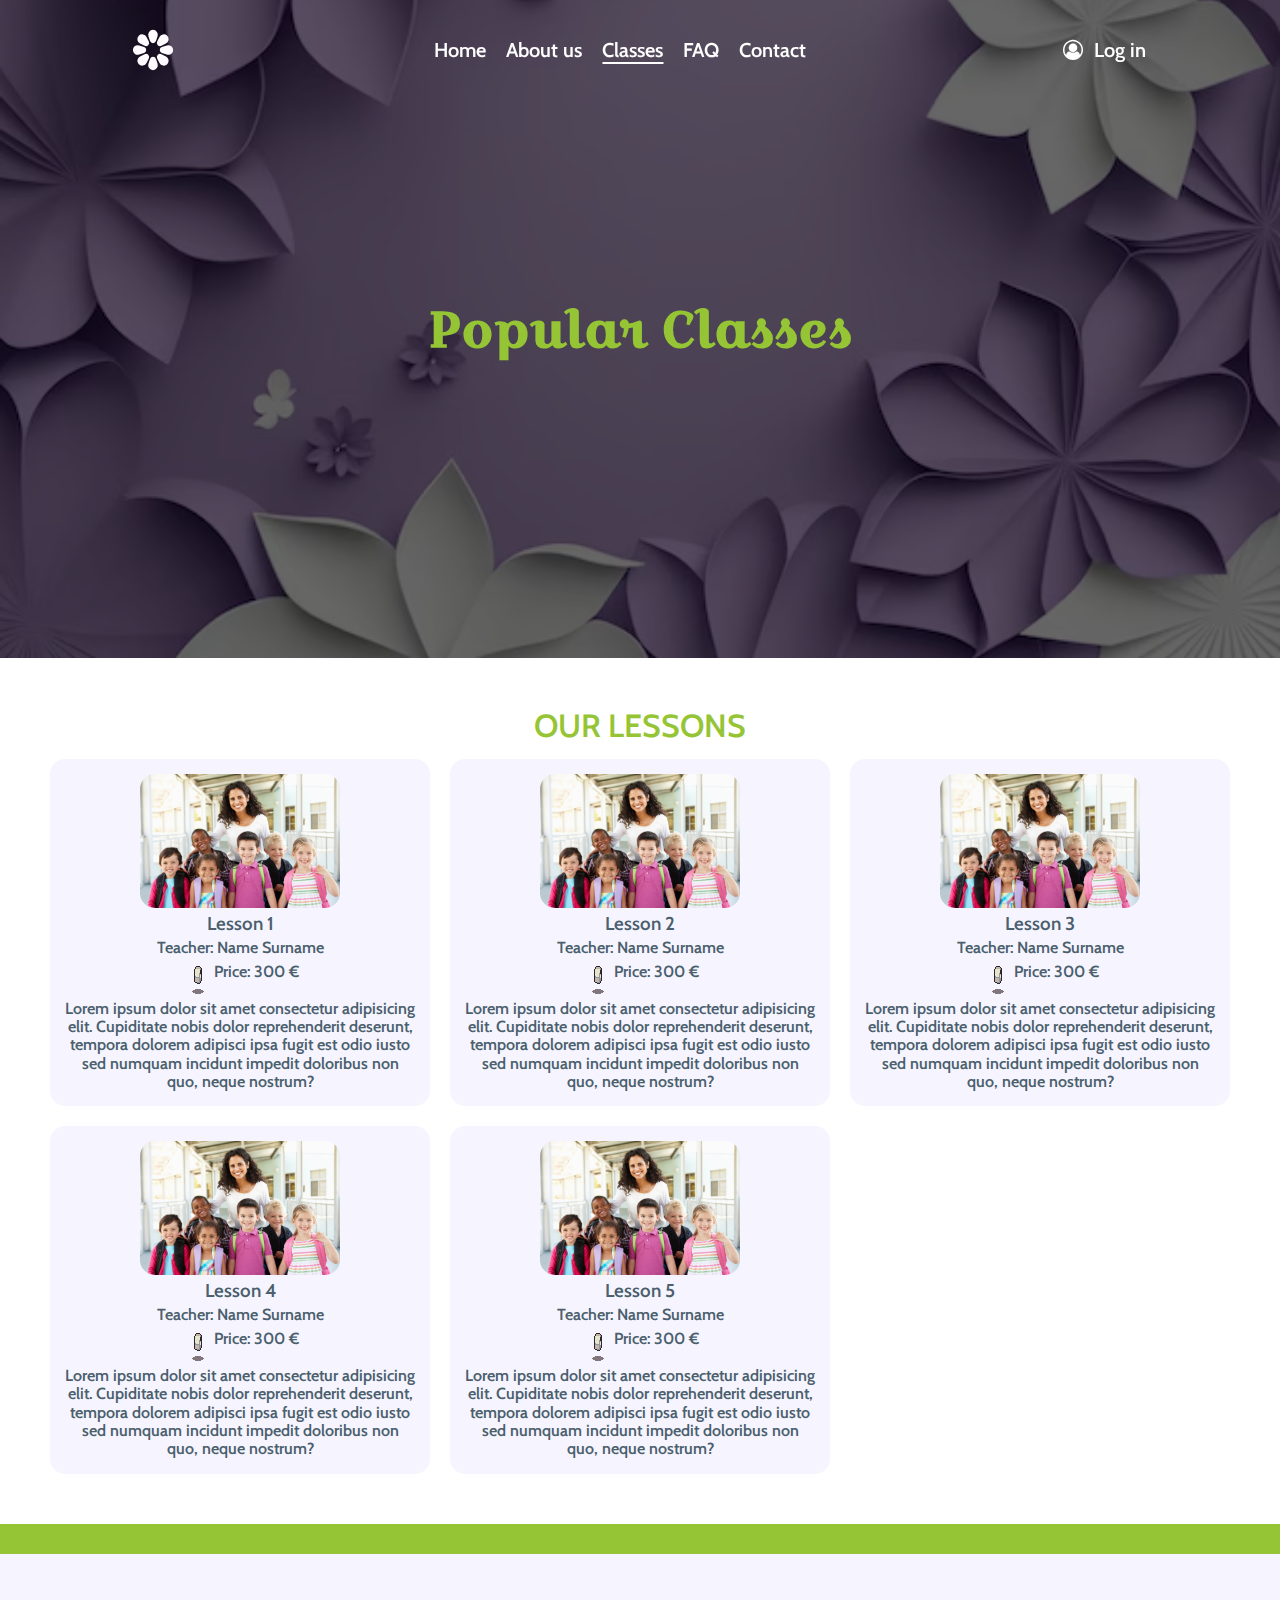
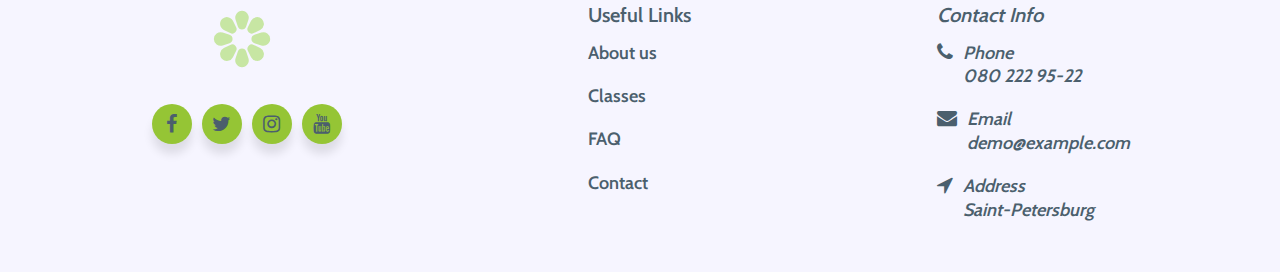
<file: classes.html>
<!DOCTYPE html>
<html lang="en">
  <head>
    <meta charset="UTF-8" />
    <meta http-equiv="X-UA-Compatible" content="IE=edge" />
    <meta name="viewport" content="width=device-width, initial-scale=1.0" />
    <title>Classes</title>

    <link
      rel="apple-touch-icon"
      sizes="180x180"
      href="./image/favicon_package_v0.16/apple-touch-icon.png"
    />
    <link
      rel="icon"
      type="image/png"
      sizes="32x32"
      href="./image/favicon_package_v0.16/favicon-32x32.png"
    />
    <link
      rel="icon"
      type="image/png"
      sizes="16x16"
      href="./image/favicon_package_v0.16/favicon-16x16.png"
    />
    <link
      rel="manifest"
      href="./image/favicon_package_v0.16/site.webmanifest"
    />
    <link
      rel="mask-icon"
      href="./image/favicon_package_v0.16/safari-pinned-tab.svg"
      color="#95c535"
    />
    <meta name="msapplication-TileColor" content="#95c535" />
    <meta name="theme-color" content="#95c535" />

    <link rel="stylesheet" href="./fonts/fonts.css" />
    <link rel="stylesheet" href="./style/global.css" />
    <link rel="stylesheet" href="./style/style_com.css" />
    <link rel="stylesheet" href="./style/classes.css" />
  </head>
  <body>
    <header class="header">
      <a class="header__logo" href="#">
        <img src="./image/logo.svg" alt="FunLearn logo" />
      </a>
      <input type="checkbox" name="menu" id="menu" />
      <label for="menu"><i class="font-accent icon-bar"></i></label>
      <nav class="header__menu">
        <ul class="header__list">
          <li>
            <a href="./index.html">Home</a>
          </li>
          <li>
            <a href="./about.html">About us</a>
          </li>
          <li class="header__list-choose">
            <a href="#">Classes</a>
          </li>
          <li>
            <a href="./faq.html">FAQ</a>
          </li>
          <li>
            <a href="./contacts.html">Contact</a>
          </li>
        </ul>
      </nav>
      <div class="header__login">
        <i class="font-accent user-circle-white" aria-hidden="true"></i>
        <button class="btn-reset">Log in</button>
      </div>
    </header>
    <main>
      <section class="second__intro" id="top">
        <div class="overlay"></div>
        <div>
          <h1>Popular Classes</h1>
        </div>
      </section>

      <section class="classes">
        <h2>Our lessons</h2>
        <div class="classes__cards">
          <div class="card-class">
            <img src="./image/start-preschool.jpg" alt="Lesson 1" />
            <h3>Lesson 1</h3>
            <p>Teacher: Name Surname</p>
            <div class="price">
              <div class="coin"></div>
              <span>Price: 300 &euro;</span>
            </div>
            <p>
              Lorem ipsum dolor sit amet consectetur adipisicing elit.
              Cupiditate nobis dolor reprehenderit deserunt, tempora dolorem
              adipisci ipsa fugit est odio iusto sed numquam incidunt impedit
              doloribus non quo, neque nostrum?
            </p>
          </div>

          <div class="card-class">
            <img src="./image/start-preschool.jpg" alt="Lesson 2" />
            <h3>Lesson 2</h3>
            <p>Teacher: Name Surname</p>
            <div class="price">
              <div class="coin"></div>
              <span>Price: 300 &euro;</span>
            </div>
            <p>
              Lorem ipsum dolor sit amet consectetur adipisicing elit. Cupiditate
              nobis dolor reprehenderit deserunt, tempora dolorem adipisci ipsa
              fugit est odio iusto sed numquam incidunt impedit doloribus non quo,
              neque nostrum?
            </p>
          </div>

          <div class="card-class">
            <img src="./image/start-preschool.jpg" alt="Lesson 3" />
            <h3>Lesson 3</h3>
            <p>Teacher: Name Surname</p>
            <div class="price">
              <div class="coin"></div>
              <span>Price: 300 &euro;</span>
            </div>
            <p>
              Lorem ipsum dolor sit amet consectetur adipisicing elit. Cupiditate
              nobis dolor reprehenderit deserunt, tempora dolorem adipisci ipsa
              fugit est odio iusto sed numquam incidunt impedit doloribus non quo,
              neque nostrum?
            </p>
          </div>

          <div class="card-class">
            <img src="./image/start-preschool.jpg" alt="Lesson 4" />
            <h3>Lesson 4</h3>
            <p>Teacher: Name Surname</p>
            <div class="price">
              <div class="coin"></div>
              <span>Price: 300 &euro;</span>
            </div>
            <p>
              Lorem ipsum dolor sit amet consectetur adipisicing elit. Cupiditate
              nobis dolor reprehenderit deserunt, tempora dolorem adipisci ipsa
              fugit est odio iusto sed numquam incidunt impedit doloribus non quo,
              neque nostrum?
            </p>
          </div>

          <div class="card-class">
            <img src="./image/start-preschool.jpg" alt="Lesson 5" />
            <h3>Lesson 5</h3>
            <p>Teacher: Name Surname</p>
            <div class="price">
              <div class="coin"></div>
              <span>Price: 300 &euro;</span>
            </div>
            <p>
              Lorem ipsum dolor sit amet consectetur adipisicing elit. Cupiditate
              nobis dolor reprehenderit deserunt, tempora dolorem adipisci ipsa
              fugit est odio iusto sed numquam incidunt impedit doloribus non quo,
              neque nostrum?
            </p>
          </div>
        </div>
      </section>
      <a href="#top" class="gotopbtn"><i class="font-accent topup"></i></a>
    </main>
    <footer class="footer">
      <div class="footer__logo">
        <img src="./image/logo.svg" alt="FunLearn logo" />
        <div class="share">
          <div class="share-button">
            <a href="https://www.facebook.com" target="_blank">
              <div class="icon"><i class="font-accent fa-facebook"></i></div>
            </a>
          </div>

          <div class="share-button">
            <a href="https://x.com" target="_blank">
              <div class="icon"><i class="font-accent fa-twitter"></i></div>
            </a>
          </div>

          <div class="share-button">
            <a href="https://www.instagram.com" target="_blank">
              <div class="icon"><i class="font-accent fa-instagram"></i></div>
            </a>
          </div>

          <div class="share-button">
            <a href="https://www.youtube.com" target="_blank">
              <div class="icon"><i class="font-accent fa-youtube"></i></div>
            </a>
          </div>
        </div>
      </div>
      <nav class="footer__navigation">
        <h4>Useful Links</h4>
        <ul>
          <li>
            <a href="./about.html" class="text">About us</a>
          </li>
          <li>
            <a href="./classes.html" class="text">Classes</a>
          </li>
          <li>
            <a href="./faq.html" class="text">FAQ</a>
          </li>
          <li>
            <a href="./contacts.html" class="text">Contact</a>
          </li>
        </ul>
      </nav>
      <address class="footer__address">
        <p>Contact Info</p>
        <ul>
          <li>
            <i class="font-accent fa-phone"></i>
            <div class="text">
              Phone<br />
              <a href="tel:0802229522">080 222 95-22</a>
            </div>
          </li>
          <li>
            <i class="font-accent fa-email"></i>
            <div class="text">
              Email<br />
              <a href="mailto:demo@example.com">demo@example.com</a>
            </div>
          </li>
          <li>
            <i class="font-accent fa-location"></i>
            <div class="text">Address<br />Saint-Petersburg</div>
          </li>
        </ul>
      </address>
    </footer>

    <script src="./scripts/scripts.js"></script>
  </body>
</html>
</file>
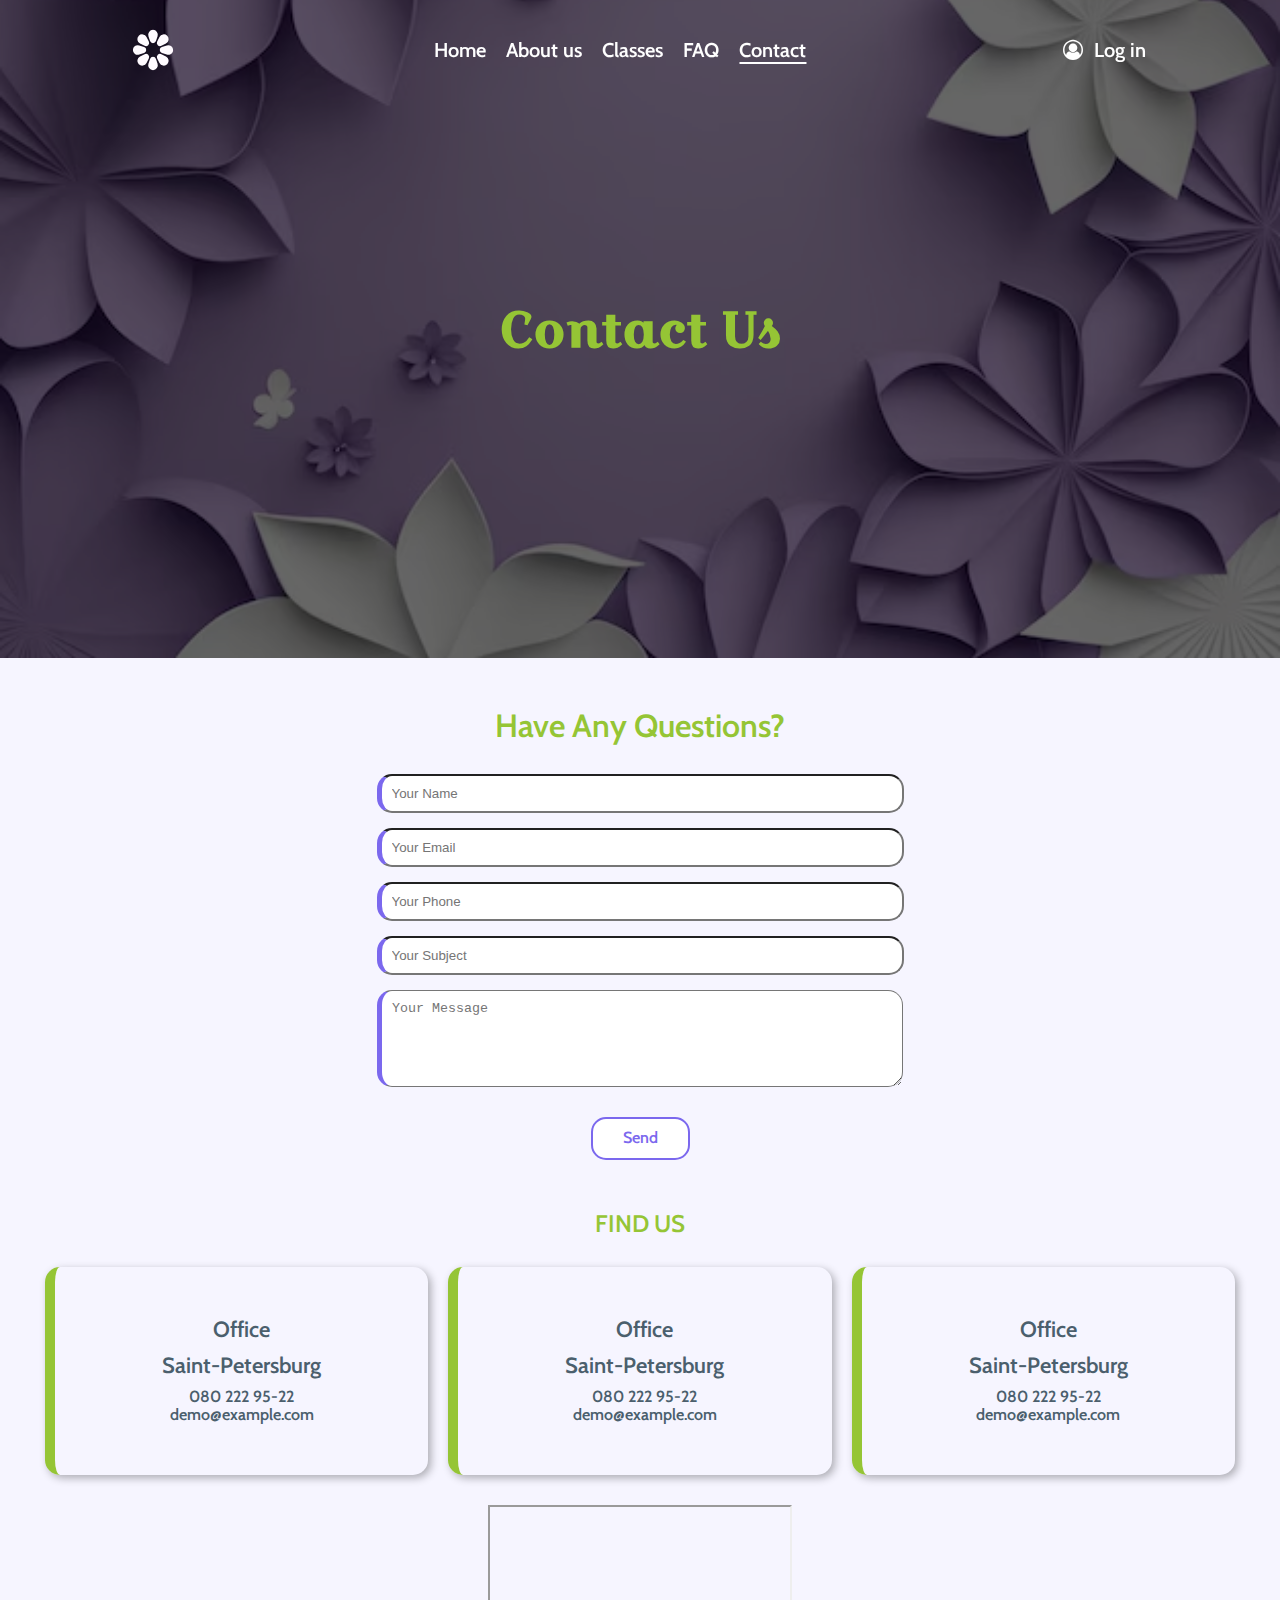
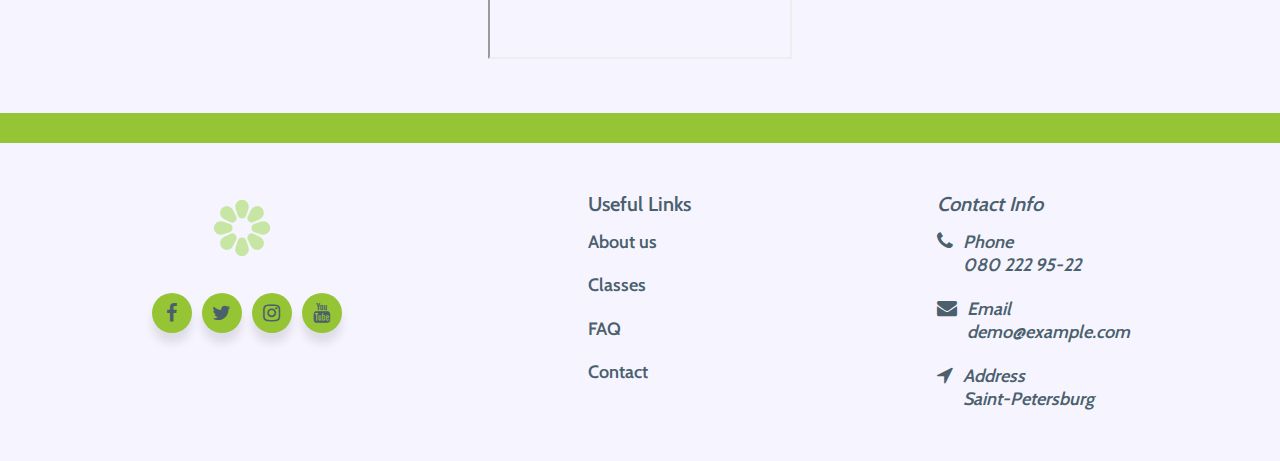
<file: contacts.html>
<!DOCTYPE html>
<html lang="en">
  <head>
    <meta charset="UTF-8" />
    <meta http-equiv="X-UA-Compatible" content="IE=edge" />
    <meta name="viewport" content="width=device-width, initial-scale=1.0" />
    <title>Contact us</title>

    <link
      rel="apple-touch-icon"
      sizes="180x180"
      href="./image/favicon_package_v0.16/apple-touch-icon.png"
    />
    <link
      rel="icon"
      type="image/png"
      sizes="32x32"
      href="./image/favicon_package_v0.16/favicon-32x32.png"
    />
    <link
      rel="icon"
      type="image/png"
      sizes="16x16"
      href="./image/favicon_package_v0.16/favicon-16x16.png"
    />
    <link
      rel="manifest"
      href="./image/favicon_package_v0.16/site.webmanifest"
    />
    <link
      rel="mask-icon"
      href="./image/favicon_package_v0.16/safari-pinned-tab.svg"
      color="#95c535"
    />
    <meta name="msapplication-TileColor" content="#95c535" />
    <meta name="theme-color" content="#95c535" />

    <link rel="stylesheet" href="./fonts/fonts.css" />
    <link rel="stylesheet" href="./style/global.css" />
    <link rel="stylesheet" href="./style/style_com.css" />
    <link rel="stylesheet" href="./style/contact.css" />
  </head>
  <body>
    <header class="header">
      <a class="header__logo" href="#">
        <img src="./image/logo.svg" alt="FunLearn logo" />
      </a>
      <input type="checkbox" name="menu" id="menu" />
      <label for="menu"><i class="font-accent icon-bar"></i></label>
      <nav class="header__menu">
        <ul class="header__list">
          <li>
            <a href="./index.html">Home</a>
          </li>
          <li>
            <a href="./about.html">About us</a>
          </li>
          <li>
            <a href="./classes.html">Classes</a>
          </li>
          <li>
            <a href="./faq.html">FAQ</a>
          </li>
          <li class="header__list-choose">
            <a href="#">Contact</a>
          </li>
        </ul>
      </nav>
      <div class="header__login">
        <i class="font-accent user-circle-white" aria-hidden="true"></i>
        <button class="btn-reset">Log in</button>
      </div>
    </header>
    <main>
      <section class="second__intro" id="top">
        <div class="overlay"></div>
        <div>
          <h1>Contact Us</h1>
        </div>
      </section>
      <section class="contact__question">
        <h2>Have Any Questions?</h2>
        <div class="question-form">
          <input
            type="text"
            name="name"
            id="name"
            class="form-control"
            placeholder="Your Name"
          />
          <input
            type="email"
            name="email"
            id="email"
            class="form-control"
            placeholder="Your Email"
          />
          <input
            type="text"
            name="phone"
            id="phone"
            class="form-control"
            placeholder="Your Phone"
          />
          <input
            type="text"
            name="subject"
            id="subject"
            class="form-control"
            placeholder="Your Subject"
          />
          <textarea
            name="message"
            id="message"
            class="form-control"
            cols="20"
            rows="5"
            placeholder="Your Message"
          ></textarea>
        </div>
        <div class="question-button">
          <div class="btn btn-white">
            <a href="mailto:demo@example.com">Send</a>
          </div>
        </div>
      </section>
      <section class="contact-address">
        <h2>Find us</h2>
        <div class="address-cards">
          <ul>
            <li>
              <span>Office</span>
              <span>Saint-Petersburg</span>
              <a href="tel:0802229522">080 222 95-22</a>
              <a href="mailto:demo@example.com">demo@example.com</a>
            </li>
            <li>
              <span>Office</span>
              <span>Saint-Petersburg</span>
              <a href="tel:0802229522">080 222 95-22</a>
              <a href="mailto:demo@example.com">demo@example.com</a>
            </li>
            <li>
              <span>Office</span>
              <span>Saint-Petersburg</span>
              <a href="tel:0802229522">080 222 95-22</a>
              <a href="mailto:demo@example.com">demo@example.com</a>
            </li>
          </ul>
        </div>
        <div class="map-container">
          <iframe
            src="https://www.google.com/maps/embed?pb=!1m18!1m12!1m3!1d511631.1368901543!2d29.435369445443566!3d59.93945747229972!2m3!1f0!2f0!3f0!3m2!1i1024!2i768!4f13.1!3m3!1m2!1s0x4696378cc74a6f9d%3A0xfa47ca5a4725c9e4!2z0KHQsNC90LrRgi3Qn9C10YLQtdGA0LHRg9GA0LMsINCg0L7RgdGB0LjRjw!5e0!3m2!1sru!2sfi!4v1718300999941!5m2!1sru!2sfi"
            allowfullscreen=""
            loading="lazy"
            referrerpolicy="no-referrer-when-downgrade"
          ></iframe>
        </div>
      </section>
      <a href="#top" class="gotopbtn"><i class="font-accent topup"></i></a>
    </main>
    <footer class="footer">
      <div class="footer__logo">
        <img src="./image/logo.svg" alt="FunLearn logo" />
        <div class="share">
          <div class="share-button">
            <a href="https://www.facebook.com" target="_blank">
              <div class="icon"><i class="font-accent fa-facebook"></i></div>
            </a>
          </div>

          <div class="share-button">
            <a href="https://x.com" target="_blank">
              <div class="icon"><i class="font-accent fa-twitter"></i></div>
            </a>
          </div>

          <div class="share-button">
            <a href="https://www.instagram.com" target="_blank">
              <div class="icon"><i class="font-accent fa-instagram"></i></div>
            </a>
          </div>

          <div class="share-button">
            <a href="https://www.youtube.com" target="_blank">
              <div class="icon"><i class="font-accent fa-youtube"></i></div>
            </a>
          </div>
        </div>
      </div>
      <nav class="footer__navigation">
        <h4>Useful Links</h4>
        <ul>
          <li>
            <a href="./about.html" class="text">About us</a>
          </li>
          <li>
            <a href="./classes.html" class="text">Classes</a>
          </li>
          <li>
            <a href="./faq.html" class="text">FAQ</a>
          </li>
          <li>
            <a href="./contacts.html" class="text">Contact</a>
          </li>
        </ul>
      </nav>
      <address class="footer__address">
        <p>Contact Info</p>
        <ul>
          <li>
            <i class="font-accent fa-phone"></i>
            <div class="text">
              Phone<br />
              <a href="tel:0802229522">080 222 95-22</a>
            </div>
          </li>
          <li>
            <i class="font-accent fa-email"></i>
            <div class="text">
              Email<br />
              <a href="mailto:demo@example.com">demo@example.com</a>
            </div>
          </li>
          <li>
            <i class="font-accent fa-location"></i>
            <div class="text">Address<br />Saint-Petersburg</div>
          </li>
        </ul>
      </address>
    </footer>

    <script src="./scripts/scripts.js"></script>
  </body>
</html>
</file>
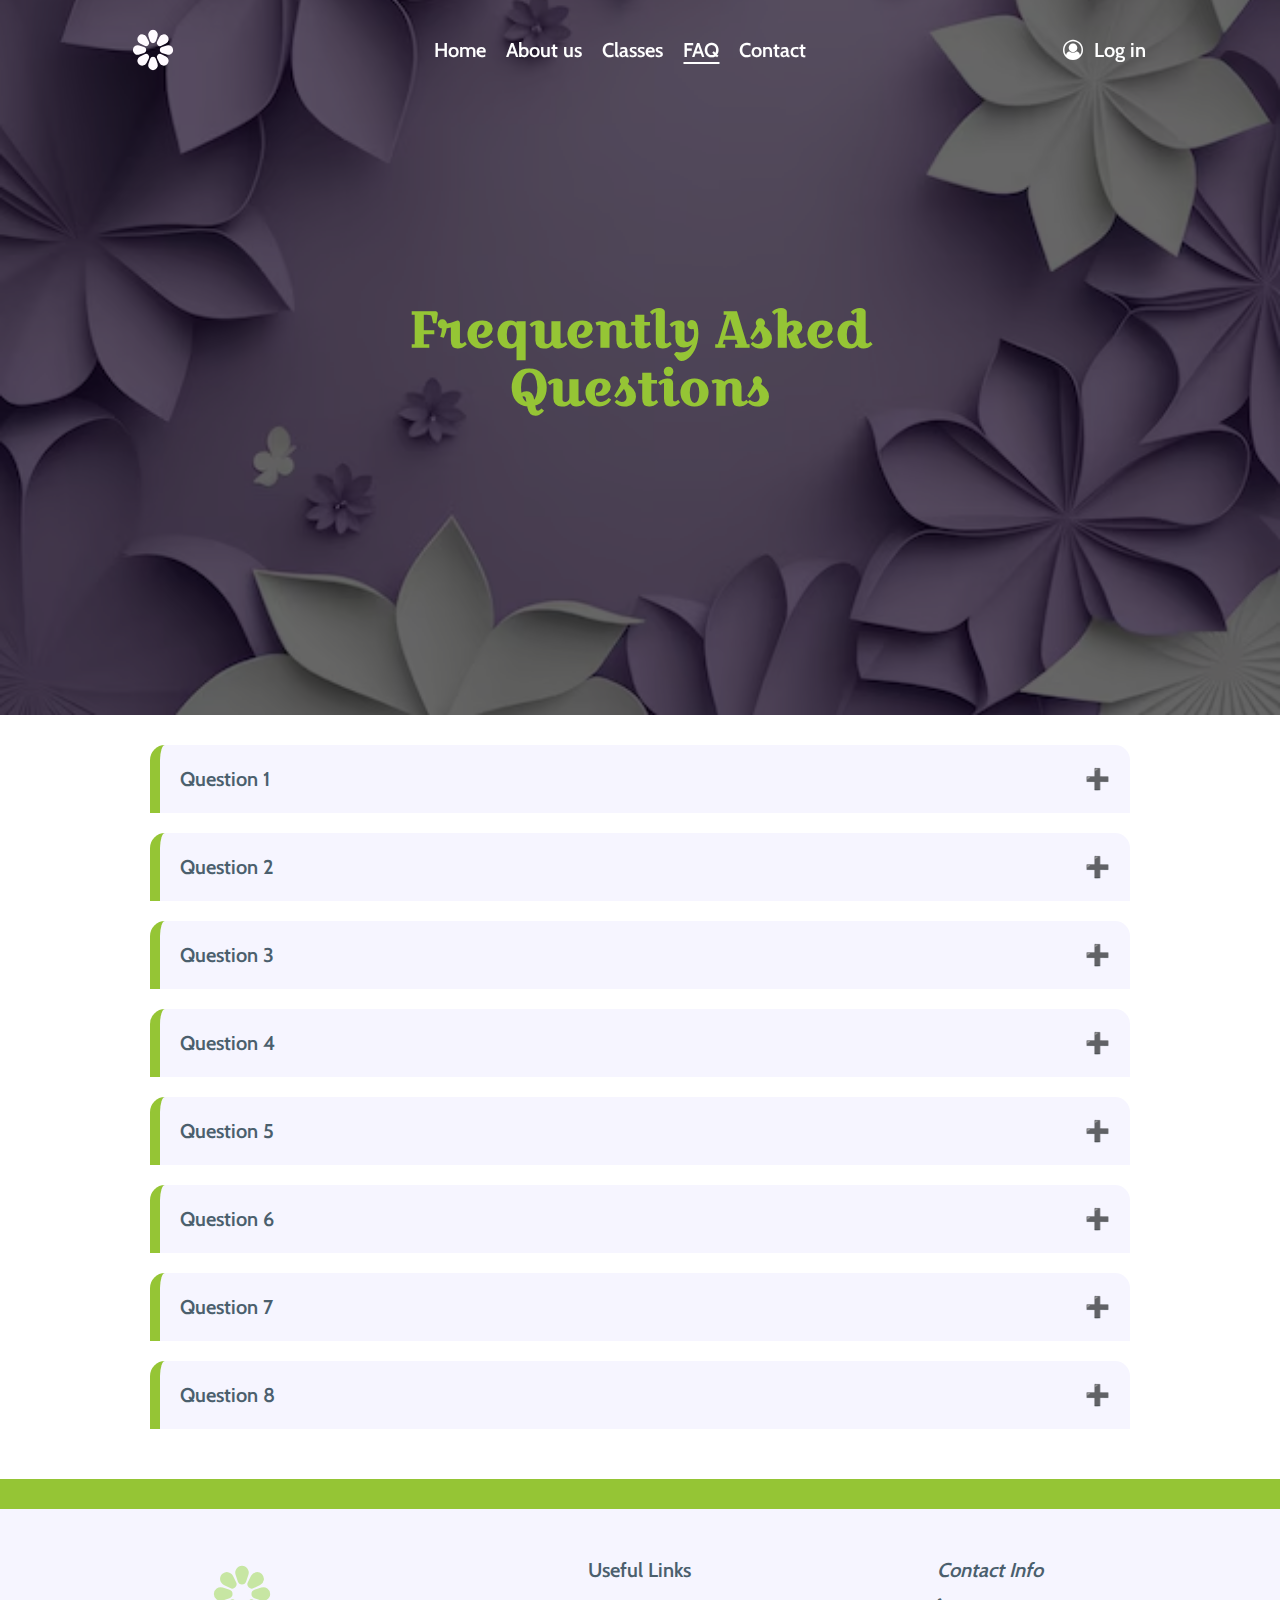
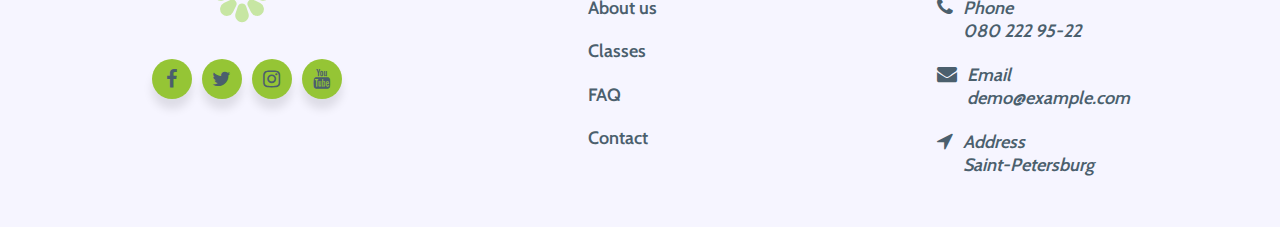
<file: faq.html>
<!DOCTYPE html>
<html lang="en">
  <head>
    <meta charset="UTF-8" />
    <meta http-equiv="X-UA-Compatible" content="IE=edge" />
    <meta name="viewport" content="width=device-width, initial-scale=1.0" />
    <title>FAQ</title>

    <link
      rel="apple-touch-icon"
      sizes="180x180"
      href="./image/favicon_package_v0.16/apple-touch-icon.png"
    />
    <link
      rel="icon"
      type="image/png"
      sizes="32x32"
      href="./image/favicon_package_v0.16/favicon-32x32.png"
    />
    <link
      rel="icon"
      type="image/png"
      sizes="16x16"
      href="./image/favicon_package_v0.16/favicon-16x16.png"
    />
    <link
      rel="manifest"
      href="./image/favicon_package_v0.16/site.webmanifest"
    />
    <link
      rel="mask-icon"
      href="./image/favicon_package_v0.16/safari-pinned-tab.svg"
      color="#95c535"
    />
    <meta name="msapplication-TileColor" content="#95c535" />
    <meta name="theme-color" content="#95c535" />

    <link rel="stylesheet" href="./fonts/fonts.css" />
    <link rel="stylesheet" href="./style/global.css" />
    <link rel="stylesheet" href="./style/style_com.css" />
    <link rel="stylesheet" href="./style/faq.css" />
  </head>
  <body>
    <header class="header">
      <a class="header__logo" href="#">
        <img src="./image/logo.svg" alt="FunLearn logo" />
      </a>
      <input type="checkbox" name="menu" id="menu" />
      <label for="menu"><i class="font-accent icon-bar"></i></label>
      <nav class="header__menu">
        <ul class="header__list">
          <li>
            <a href="./index.html">Home</a>
          </li>
          <li>
            <a href="./about.html">About us</a>
          </li>
          <li>
            <a href="./classes.html">Classes</a>
          </li>
          <li class="header__list-choose">
            <a href="#">FAQ</a>
          </li>
          <li>
            <a href="./contacts.html">Contact</a>
          </li>
        </ul>
      </nav>
      <div class="header__login">
        <i class="font-accent user-circle-white" aria-hidden="true"></i>
        <button class="btn-reset">Log in</button>
      </div>
    </header>
    <main>
      <section class="second__intro" id="top">
        <div class="overlay"></div>
        <div>
          <h1>Frequently Asked Questions</h1>
        </div>
      </section>
      <section class="questions">
        <div>
          <button class="accordion">Question 1</button>
          <div class="panel">
            <p>
              Getting a license for your local preschool can be daunting, but it
              doesn't have to be! We'll teach you if you need to be licensed and
              how to get one if so! (HINT: You don't need a license for online
              preschool... and we can help you start a local preschool without a
              license, too! Every state allows you to teach a certain # of
              students or hours per day without a license, so we'll give you
              your state's preschool licensing guidelines and also show you how
              to get licensed if you want to teach more students or more hours!)
            </p>
          </div>
        </div>

        <div>
          <button class="accordion">Question 2</button>
          <div class="panel">
            <p>
              If you're struggling to sign up preschool students, we'll teach
              you how to find your target market, advertise affordably, and
              boost preschool enrollment!
            </p>
          </div>
        </div>

        <div>
          <button class="accordion">Question 3</button>
          <div class="panel">
            <p>
              If you're looking to start a preschool business, we'll teach you
              how to set up your business, set up your preschool, market for
              students, and lots more!
            </p>
          </div>
        </div>

        <div>
          <button class="accordion">Question 4</button>
          <div class="panel">
            <p>
              There are a lot of requirements to start a preschool business, so
              we'll teach you how to get a DBA, EIN, LLC, business bank account,
              insurance, licensing, and more!
            </p>
          </div>
        </div>

        <div>
          <button class="accordion">Question 5</button>
          <div class="panel">
            <p>
              Unlike 12-hr. daycares or childcares, a preschool is a local or
              online program that teaches children ages 3-5 for a few hours each
              day... then they go home. You can start your own online or local
              preschool business without a degree or experience when you follow
              our steps! Soon you'll be able to stay home with your kids and
              create a consistent income at home!
            </p>
          </div>
        </div>

        <div>
          <button class="accordion">Question 6</button>
          <div class="panel">
            <p>
              Unlike 12-hr. daycares or childcares, a preschool is a local or
              online program that teaches children ages 3-5 for a few hours each
              day... then they go home. You can start your own online or local
              preschool business without a degree or experience when you follow
              our steps! Soon you'll be able to stay home with your kids and
              create a consistent income at home!
            </p>
          </div>
        </div>

        <div>
          <button class="accordion">Question 7</button>
          <div class="panel">
            <p>
              Unlike 12-hr. daycares or childcares, a preschool is a local or
              online program that teaches children ages 3-5 for a few hours each
              day... then they go home. You can start your own online or local
              preschool business without a degree or experience when you follow
              our steps! Soon you'll be able to stay home with your kids and
              create a consistent income at home!
            </p>
          </div>
        </div>

        <div>
          <button class="accordion">Question 8</button>
          <div class="panel">
            <p>
              Unlike 12-hr. daycares or childcares, a preschool is a local or
              online program that teaches children ages 3-5 for a few hours each
              day... then they go home. You can start your own online or local
              preschool business without a degree or experience when you follow
              our steps! Soon you'll be able to stay home with your kids and
              create a consistent income at home!
            </p>
          </div>
        </div>
      </section>
      <a href="#top" class="gotopbtn"><i class="font-accent topup"></i></a>
    </main>
    <footer class="footer">
      <div class="footer__logo">
        <img src="./image/logo.svg" alt="FunLearn logo" />
        <div class="share">
          <div class="share-button">
            <div class="icon"><i class="font-accent fa-facebook"></i></div>
          </div>

          <div class="share-button">
            <div class="icon"><i class="font-accent fa-twitter"></i></div>
          </div>

          <div class="share-button">
            <div class="icon"><i class="font-accent fa-instagram"></i></div>
          </div>

          <div class="share-button">
            <div class="icon"><i class="font-accent fa-youtube"></i></div>
          </div>
        </div>
      </div>
      <nav class="footer__navigation">
        <h4>Useful Links</h4>
        <ul>
          <li>
            <a href="./about.html" class="text">About us</a>
          </li>
          <li>
            <a href="./classes.html" class="text">Classes</a>
          </li>
          <li>
            <a href="./faq.html" class="text">FAQ</a>
          </li>
          <li>
            <a href="./contacts.html" class="text">Contact</a>
          </li>
        </ul>
      </nav>
      <address class="footer__address">
        <p>Contact Info</p>
        <ul>
          <li>
            <i class="font-accent fa-phone"></i>
            <div class="text">
              Phone<br />
              <a href="tel:0802229522">080 222 95-22</a>
            </div>
          </li>
          <li>
            <i class="font-accent fa-email"></i>
            <div class="text">
              Email<br />
              <a href="mailto:demo@example.com">demo@example.com</a>
            </div>
          </li>
          <li>
            <i class="font-accent fa-location"></i>
            <div class="text">Address<br />Saint-Petersburg</div>
          </li>
        </ul>
      </address>
    </footer>

    <script src="./scripts/scripts.js"></script>
  </body>
</html>
</file>
<file: fonts/fonts.css>
@font-face {
  font-family: "Cabin";
  src: url(./Cabin-SemiBold.ttf) format('truetype');
  font-weight: 600;
  font-display: swap;
}

@font-face {
  font-family: "Croissant One";
  src: url(./CroissantOne-Regular.ttf) format('truetype');
  font-weight: 400;
  font-display: swap;
}

@font-face{
  font-family: "FontAwesome";
  src:
    url(./fontawesome-webfont.woff2) format('woff2'),
    url(./fontawesome-webfont.woff) format('woff'),
    url(./fontawesome-webfont.ttf) format('truetype'),
    url(./fontawesome-webfont.svg) format('svg');
  font-weight: normal;
  font-style: normal;
  font-display: swap;
}
</file>
<file: style/global.css>
body {
  margin: 0 auto;
  box-sizing: border-box;
  color: #fff;
  font-family: Cabin, sans-serif;
  line-height: 1.15;
}

h1,
h2,
h3,
h4,
h5,
h6,
p,
ul,
ol,
li {
  margin: 0;
  padding: 0;
}

a {
  color: inherit;
  text-decoration: none;
}

img {
  width: 100%;
}

button {
  font-family: Cabin, sans-serif;
  font-size: 20px;
  line-height: 1.4;
  cursor: pointer;
}
</file>
<file: style/style_com.css>
/* HEADER */

.header {
  position: fixed;
  z-index: 10;
  display: flex;
  justify-content: space-around;
  align-items: center;
  width: 100%;
  padding: 25px 0;
  font-size: 20px;
}

.header__logo {
  width: 50px;
  height: 50px;
}

.header__logo img {
  filter: invert(1) brightness(1000%);
  transition: filter 0.3s ease;
}

.header input {
  display: none;
}

.header label {
  display: none;
  font-size: 20px;
  cursor: pointer;
}

.header__list {
  display: flex;
  align-items: center;
  gap: 20px;
  list-style: none;
}

.header__list-choose {
  text-decoration: underline;
  text-underline-offset: 5px;
}

.font-accent {
  display: inline-block;
  font: normal normal normal 14px/1 FontAwesome;
  font-size:inherit;
  text-rendering: auto;
  -webkit-font-smoothing: antialiased;
  -moz-osx-font-smoothing: grayscale;
}

.user-circle-white:before {
  content:"\f2be";
}

.icon-bar:before {
  content:"\f0c9";
}

.topup:before {
  content:"\f062";
}

.gotopbtn {
  position: fixed;
  right: 50px;
  bottom: 40px;
  display: none;
  width: 50px;
  height: 50px;
  border-radius: 15px;
  color: #fff;
  font-size: 24px;
  line-height: 50px;
  text-align: center;
  text-decoration: none;
  background-color: #7b68ee;
  border: #fff solid 5px;
  z-index: 100;
}

.btn-reset {
  border: none;
  color: #fff;
  background: transparent; 
}

/* INTRO */

.btn {
  border-radius: 15px;
  padding: 10px 30px;
  text-decoration: none;
}

.btn-white {
  border: 2px solid #7b68ee;
  color: #7b68ee;
  background-color: #fff;
}

.btn-violet {
  border: 2px solid #fff;
  color: #fff;
  background-color: #7b68ee;
}

.btn:hover {
  box-shadow: rgba(0, 0, 0, .3) 2px 8px 8px -5px;
  transform: translate(0, 1px);
}

.overlay {
  position: absolute;
  inset: 0;
  background: rgb(0, 0, 0, 0.6);
}

.second__intro {
  position: relative;
  padding: 300px 350px;
  background-image: url(../image/origami.jpg);
  background-repeat: no-repeat;
  background-position: bottom;
  background-size: cover;
}

.second__intro h1 {
  position: relative;
  z-index: 1;
  color: #95c535;
  font-family: "Croissant One", cursive;
  font-weight: 700;
  font-size: 50px;
  text-align: center;
}

/* FOOTER */

.footer {
  display: grid;
  grid-template-columns: repeat(3, 1fr);
  justify-items: center;
  border-top: #95c535 solid 30px;
  padding: 50px;
  color: #4b5f6d;
  font-size: 20px;
  background-color: #f6f5ff;
}

.footer__logo {
  display: flex;
  flex-direction: column;
  gap: 30px;
  max-width: 400px;
}

.footer__logo img {
  width: 180px;
  height: 70px;
}

.share {
  display: grid;
  grid-template-columns: repeat(4, 1fr);
  gap: 10px;
}

.share-button {
  width: 40px;
  height: 40px;
  border-radius: 50px;
  box-shadow: rgba(0, 0, 0, 0.1) 0 10px 10px;
  background: #95c535;
  cursor: pointer;
}

.icon {
  display: inline-block;
  box-sizing: border-box;
  width: 40px;
  height: 40px;
  border-radius: 50%;
  line-height: 40px;
  text-align: center;
}

.icon i {
  line-height: 40px;
}

.fa-facebook:before {
  content:"\f09a";
}

.fa-twitter:before {
  content:"\f099";
}

.fa-instagram:before {
  content:"\f16d";
}

.fa-youtube:before {
  content:"\f167";
}

.footer__navigation {
  display: flex;
  flex-direction: column;
  gap: 15px;
}

.footer__address {
  display: flex;
  flex-direction: column;
  gap: 15px;
}

.fa-phone:before {
  content:"\f095";
}

.fa-email:before {
  content:"\f0e0";
}

.fa-location:before {
  content:"\f124";
}

.footer ul {
  display: flex;
  flex-direction: column;
  gap: 20px;
  list-style: none;
}

.footer ul li {
  display: flex;
  gap: 10px;
}

.text {
  font-size: 18px;
  line-height: 1.3;
}

@media all and (min-width: 481px) and (max-width: 899px){
  .header {
    grid-template-columns: min-content 1fr 100px;
  }

  .header label {
    display: inline-block;
  }

  .header__menu {
    position: absolute;
    top: 100%;
    right: 0;
    box-sizing: border-box;
    width: 100%;
    border: #c7e6a3 solid 2px;
    opacity: 0;
    color: #c7e6a3;
    background: #fff;
    transform: scale(0);
    transform-origin: top;
  }

  .header__logo {
    order: 0;
  }

  .header__login {
    order: 1;
  }

  .header label {
    order: 2;
  }

  .header input {
    order: 2;
  }

  .header__list {
    flex-direction: column;
  }

  .header input:checked ~ .header__menu {
    opacity: 1;
    transform: scale(1);
  }

  .second__intro {
    padding: 300px 150px;
  }

  .footer {
    grid-template-columns: repeat(2, 1fr);
    grid-template-rows: repeat(2, 1fr);
    justify-items: start;
    padding: 25px;
  }

  .footer__logo {
    grid-column: 1 / span 2;
  }

  .gotopbtn {
    right: 30px;
    bottom: 20px;
  }
}

@media all and (max-width: 480px) {
  .header {
    grid-template-columns: 150px 1fr 50px;
  }

  .header label {
    display: inline-block;
  }

  .header__menu {
    position: absolute;
    top: 100%;
    right: 0;
    width: 100%;
    border: #c7e6a3 solid 2px;
    opacity: 0;
    color: #c7e6a3;
    background: #fff;
    transform: scale(0);
    transform-origin: top;
  }

  .header__logo {
    order: 0;
    padding-left: 20px;
  }

  .header__login {
    order: 1;
  }

  .header label {
    order: 2;
  }

  .header input {
    order: 2;
  }

  .header__list {
    flex-direction: column;
  }

  .header input:checked ~ .header__menu {
    opacity: 1;
    transform: scale(1);
  }

  .second__intro {
    padding: 300px 0;
  }

  .footer {
    grid-template-columns: 1fr;
    grid-template-rows: 1fr min-content min-content;
    justify-items: center;
    gap: 20px;
    padding: 5px;
  }

  .footer__navigation {
    width: 100%;
    border-top: #95c535 solid 5px;
    padding-top: 10px;
  }

  .footer__address {
    width: 100%;
    border-top: #95c535 solid 5px;
    padding-top: 10px;
  }

  .gotopbtn {
    right: 15px;
    bottom: 10px;
  }
}
</file>
<file: style/classes.css>
.classes {
  padding: 50px;
}

.classes h2 {
  padding-bottom: 15px;
  color: #95c535;
  font-size: 32px;
  text-align: center;
  text-transform: uppercase;
}

.classes__cards {
  display: grid;
  grid-template-columns: repeat(3, 1fr);
  grid-template-rows: repeat(2, 1fr);
  justify-items: center;
  gap: 20px;
}

.card-class {
  display: flex;
  flex-direction: column;
  align-items: center;
  gap: 5px;
  padding: 15px;
  color: #4b5f6d;
  text-align: center;
  background-color: #f6f5ff;
}

.card-class {
  border-radius: 15px;
}

.card-class img {
  width: 200px;
  border-radius: 15px;
}

.price {
  display: flex;
}

.coin {
  width: 32px;
  height: 32px;
  background-image: url(../image/coin_silver.png);
  animation: playCoin 2s steps(8) infinite;
}

@keyframes playCoin {
  from { background-position-x: 0px;}
  to { background-position-x: 256px;}
}

  @media all and (min-width: 481px) and (max-width: 899px){
    .classes {
      padding: 10px;
    }

    .classes__cards {
      grid-template-columns: repeat(2, 1fr);
      grid-template-rows: repeat(2, 1fr);
    }
  }

  @media all and (max-width: 480px) {
    .classes__cards {
      grid-template-columns: 1fr;
      /* grid-template-rows: repeat(2, 1fr); */
    }
  }
</file>
<file: style/contact.css>
.contact__question {
  display: flex;
  flex-direction: column;
  background-color: #f6f5ff;
  gap: 30px;
  padding: 50px 50px 0;
}

.contact__question h2 {
  color: #95c535;
  text-transform: capitalize;
  text-align: center;
  font-size: 32px;
}

.question-form {
  display: flex;
  flex-direction: column;
  gap: 15px;
  align-items: center;
}

.form-control {
  display: block;
  max-width: 500px;
  width: 100%;
  border-radius: 15px;
  border-left: #7b68ee solid 5px;
  padding: 10px;
}

.question-button {
  max-width: 100px;
  align-self: center;
}

.contact-address {
  background-color: #f6f5ff;
  color: #4b5f6d;
  display: flex;
  flex-direction: column;
  padding: 50px;
  gap: 30px;
  text-align: center;
}

.contact-address h2 {
  color: #95c535;
  text-transform: uppercase;
}

.address-cards ul {
  list-style: none;
  display: grid;
  grid-template-columns: repeat(3, 1fr);
  gap: 30px;
  justify-items: center;
}

.address-cards li {
  display: flex;
  flex-direction: column;
  flex-wrap: wrap;
  padding: 50px 0;
  width: 100%;
  border-left: 10px solid #95c535;
  border-bottom: none;
  border-top: none;
  border-right: none;
  border-radius: 15px;
  box-shadow: rgba(0, 0, 0, .3) 3px 3px 8px;
}

.address-cards span {
  font-size: 22px;
  padding-bottom: 10px;
}

.address-cards a:hover {
  color: #7b68ee;
}

@media all and (min-width: 481px) and (max-width: 899px){
  .address-cards ul {
    grid-template-columns: repeat(2, 1fr);
    grid-template-rows: repeat(2, 1fr);
  }

  .contact__question {
    padding: 50px 20px 0;
  }
}

@media all and (max-width: 480px) {
  .address-cards ul {
    grid-template-columns: 1fr;
    grid-template-rows: repeat(3, 1fr);
  }

  .contact__question {
    padding: 50px 10px 0;
  }
}
</file>
<file: style/faq.css>
.questions {
  display: flex;
  flex-direction: column;
  align-items: center;
  padding: 30px 150px 50px;
  font-weight: normal;
  font-size: 20px;
  gap: 20px;
}

.questions div {
  width: 100%;
}

.accordion {
  background-color: #f6f5ff;
  color: #4b5f6d;
  cursor: pointer;
  padding: 20px;
  width: 100%;
  border: none;
  text-align: left;
  outline: none;
  font-size: 20px;
  transition: 0.4s;
  border-top-left-radius: 15px;
  border-top-right-radius: 15px;
  border-left: 10px solid #95c535;
  border-bottom: none;
  border-top: none;
  border-right: none;
}

.active, .accordion:hover {
  background-color: #ccc; 
}

.panel {
  padding: 0 20px;
  display: none;
  background-color:#f6f5ff;
  overflow: hidden;
  color: #4b5f6d;
  width: 100%;
  box-sizing: border-box;
  box-shadow: rgba(0, 0, 0, .3) 3px 3px 8px;
  border-bottom-left-radius: 15px;
  border-bottom-right-radius: 15px;
}

.panel p {
  margin-top: 1em;
  margin-bottom: 1em;
  display: block;
}

.active, .accordion:hover {
  background-color: #95c535;
}

.accordion:after {
  content: '\02795'; 
  font-size: 20px;
  color: #4b5f6d;
  float: right;
  top: 50%;
}

.active:after {
  content: "\2796"; 
} 

@media all and (min-width: 481px) and (max-width: 899px){
  .questions {
    padding: 30px 80px 50px;
  }
}

@media all and (max-width: 480px) {
  .questions {
    padding: 30px 0 50px;
  }
}
</file>
